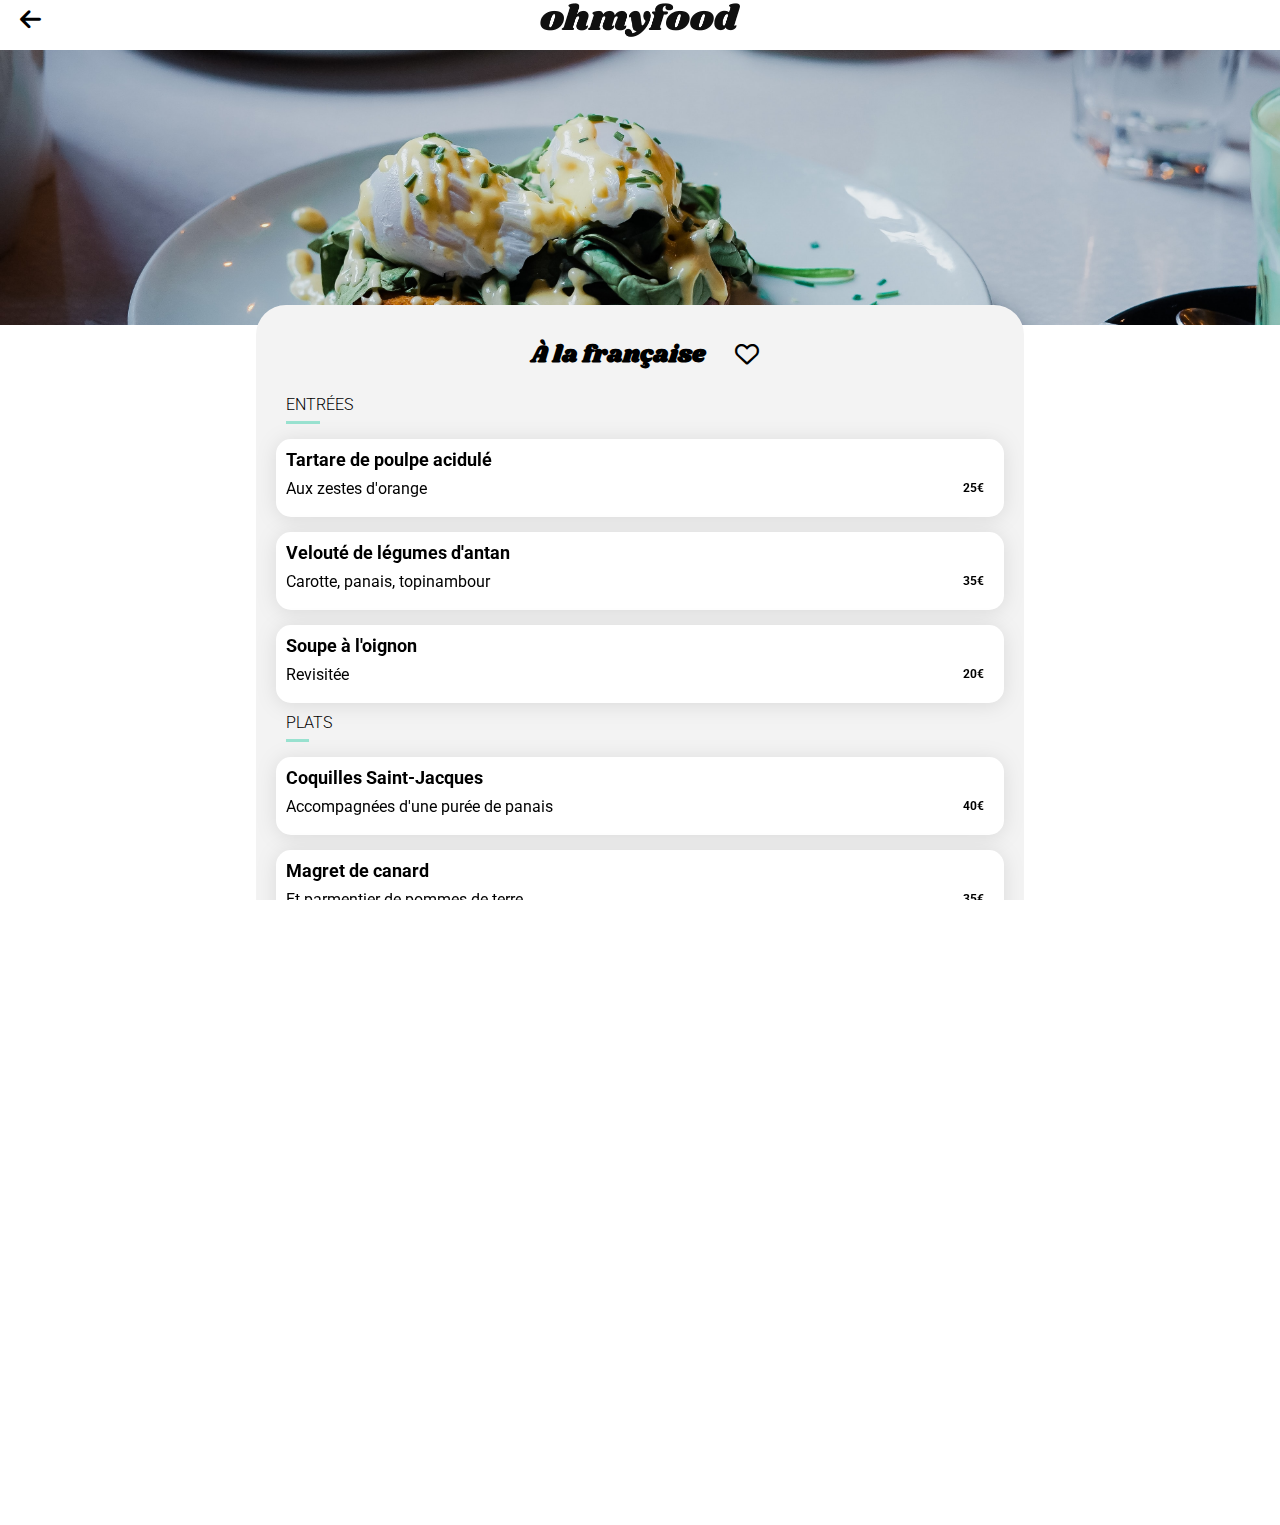
<file: menu-a-la-française.html>
<!DOCTYPE html>
<html lang="fr">

<head>
    <meta charset="UTF-8">
    <meta name="viewport" content="width=device-width, initial-scale=1.0">
    <title>ohmyfood</title>
    <link rel="icon" href="#" type="image/png">
    <link rel="stylesheet" href="./sass/style.css">
    <link rel="stylesheet" href="https://cdnjs.cloudflare.com/ajax/libs/font-awesome/6.0.0-beta3/css/all.min.css">
    <link href="https://fonts.googleapis.com/css2?family=Shrikhand&display=swap" rel="stylesheet">
    <link rel="stylesheet" href="https://fonts.googleapis.com/css2?family=Roboto:wght@400&display=swap">
</head>

<body class="restaurant-page">
    <header class="restaurant-page">
        <a href="index.html" id="back-to-menu"><i class="fa-solid fa-arrow-left"></i></a>
        <img src="images/logo/ohmyfood.png" alt="Logo de ohmyfood" class="logo restaurant-page">
    </header>
    <main>
        <section class="restaurants-restaurant">
            <img src="images/restaurants/toa-heftiba-DQKerTsQwi0-unsplash.jpg"
                alt="Image de la chambre d'hôtel montrant un lit">
        </section>
        <section class="menu">
            <div class="card-restaurants">
                <h2 class="card-title-restaurant">À la française</h2>
                <div class="heart-container-restaurant">
                    <input type="checkbox" class="heart-checkbox" id="heart-checkbox">
                    <label for="heart-checkbox">
                        <i class="fa-regular fa-heart"></i>
                    </label>
                </div>
            </div>
            <section class="Entrée">
                <div class="Entrée-title">
                    Entrées
                </div>
                <article class="card-restaurant">
                    <input type="checkbox" id="check1" class="card-checkbox">
                    <h3 class="card-title">Tartare de poulpe acidulé</h3>
                    <p class="card-subtitle">Aux zestes d'orange</p>
                    <p class="price">25<span class="euro">€</span></p>
                    <div class="checkmark-container">
                        <i class="fa-solid fa-check"></i>
                    </div>
                </article>             
                <article class="card-restaurant">
                    <input type="checkbox" id="check2" class="card-checkbox">
                    <h3 class="card-title">Velouté de légumes d'antan</h3>
                    <p class="card-subtitle">Carotte, panais, topinambour</p>
                    <p class="price">35<span class="euro">€</span></p>
                    <div class="checkmark-container">
                        <i class="fa-solid fa-check"></i>
                    </div>
                </article>
                <article class="card-restaurant">
                    <input type="checkbox" id="check3" class="card-checkbox">
                    <h3 class="card-title">Soupe à l'oignon</h3>
                    <p class="card-subtitle">Revisitée</p>
                    <p class="price">20<span class="euro">€</span></p>
                    <div class="checkmark-container">
                        <i class="fa-solid fa-check"></i>
                    </div>
                </article>                
            </section>
            <section class="Plats">
                <div class="Plats-title">
                    Plats
                </div>
                <article class="card-restaurant">
                    <input type="checkbox" id="check4" class="card-checkbox">
                    <h3 class="card-title">Coquilles Saint-Jacques</h3>
                    <p class="card-subtitle">Accompagnées d'une purée de panais</p>
                    <p class="price">40<span class="euro">€</span></p>
                    <div class="checkmark-container">
                        <i class="fa-solid fa-check"></i>
                    </div>
                </article>
                <article class="card-restaurant">
                    <input type="checkbox" id="check5" class="card-checkbox">
                    <h3 class="card-title">Magret de canard</h3>
                    <p class="card-subtitle">Et parmentier de pommes de terre</p>
                    <p class="price">35<span class="euro">€</span></p>
                    <div class="checkmark-container">
                        <i class="fa-solid fa-check"></i>
                    </div>
                </article>
                
                <article class="card-restaurant">
                    <input type="checkbox" id="check6" class="card-checkbox">
                    <h3 class="card-title">Pigeonneau d’Ille-et-Vilaine</h3>
                    <p class="card-subtitle">Sur son lit de gnocchis aux légumes</p>
                    <p class="price">44<span class="euro">€</span></p>
                    <div class="checkmark-container">
                        <i class="fa-solid fa-check"></i>
                    </div>
                </article>                
            </section>
            <section class="Desserts">
                <div class="Desserts-title">
                    Desserts
                </div>
                <article class="card-restaurant">
                    <input type="checkbox" id="check7" class="card-checkbox">
                    <h3 class="card-title">Pétales de violettes glacés</h3>
                    <p class="card-subtitle">Et purée de noisettes</p>
                    <p class="price">18<span class="euro">€</span></p>
                    <div class="checkmark-container">
                        <i class="fa-solid fa-check"></i>
                    </div>
                </article>
                <article class="card-restaurant">
                    <input type="checkbox" id="check8" class="card-checkbox">
                    <h3 class="card-title">Fondant au chocolat</h3>
                    <p class="card-subtitle">Revisité</p>
                    <p class="price">22<span class="euro">€</span></p>
                    <div class="checkmark-container">
                        <i class="fa-solid fa-check"></i>
                    </div>
                </article>                
                <article class="card-restaurant">
                    <input type="checkbox" id="check9" class="card-checkbox">
                    <h3 class="card-title">Millefeuille croustillant</h3>
                    <p class="card-subtitle">Myrtilles et pâte d’amande</p>
                    <p class="price">23<span class="euro">€</span></p>
                    <div class="checkmark-container">
                        <i class="fa-solid fa-check"></i>
                    </div>
                </article>                
            </section>
        </section>
        <div class="button-wrapper-restaurant">
            <button class="violet-button-restaurant">
                Commander
            </button>
        </div>
    </main>
    <footer>
        <nav class="search-footer">
            <ul class="ohmyfood-footer">
                <li class="omyfoodtitre">
                    Ohmyfood
                </li>
                <li><a href="#"><i class="fa-solid fa-utensils"></i> Proposer un restaurant</a></li>
                <li><a href="#"><i class="fa-solid fa-handshake-angle"></i> Devenir partenaire</a></li>
                <li><a href="#">Mentions légales</a></li>
                <li><a href="mailto:someone@example.com">Contact</a></li>
            </ul>
        </nav>
    </footer>
</body>

</html>
</file>
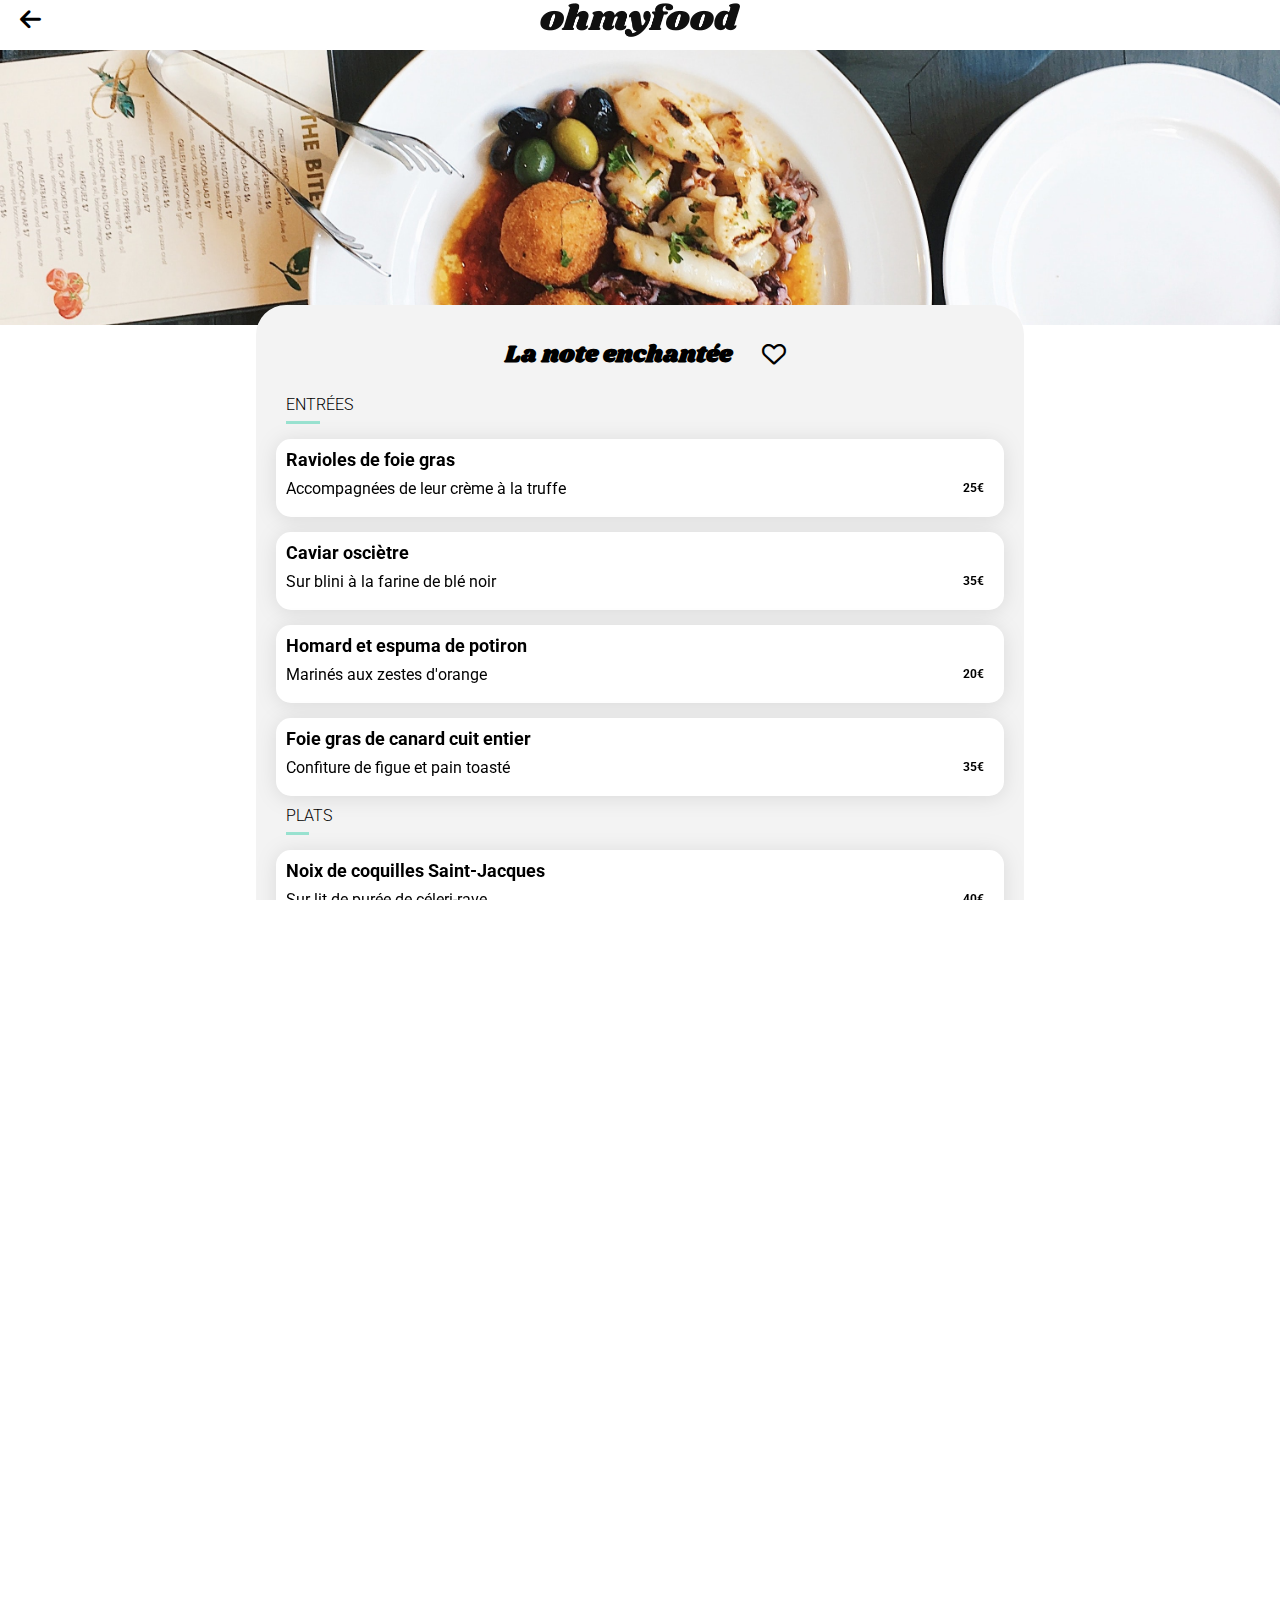
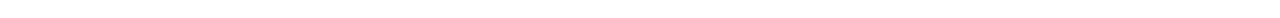
<file: menu-la-note-enchantée.html>
<!DOCTYPE html>
<html lang="fr">

<head>
    <meta charset="UTF-8">
    <meta name="viewport" content="width=device-width, initial-scale=1.0">
    <title>ohmyfood</title>
    <link rel="icon" href="#" type="image/png">
    <link rel="stylesheet" href="./sass/style.css">
    <link rel="stylesheet" href="https://cdnjs.cloudflare.com/ajax/libs/font-awesome/6.0.0-beta3/css/all.min.css">
    <link href="https://fonts.googleapis.com/css2?family=Shrikhand&display=swap" rel="stylesheet">
    <link rel="stylesheet" href="https://fonts.googleapis.com/css2?family=Roboto:wght@400&display=swap">
</head>

<body class="restaurant-page">
    <header class="restaurant-page">
        <a href="index.html" id="back-to-menu"><i class="fa-solid fa-arrow-left"></i></a>
        <img src="images/logo/ohmyfood.png" alt="Logo de ohmyfood" class="logo restaurant-page">
    </header>
    <main>
    <section class="restaurants-restaurant">
        <img src="images/restaurants/stil-u2Lp8tXIcjw-unsplash.jpg" alt="Image de la chambre d'hôtel montrant un lit">
    </section>
    <section class="menu">
        <div class="card-restaurants">
            <h2 class="card-title-restaurant"> La note enchantée</h2>
            <div class="heart-container-restaurant">
                <input type="checkbox" class="heart-checkbox" id="heart-checkbox">
                <label for="heart-checkbox">
                    <i class="fa-regular fa-heart"></i>
                </label>
            </div>
        </div>
            <section class="Entrée">
                <div class="Entrée-title">
                    Entrées
                </div>
                <article class="card-restaurant">
                    <input type="checkbox" id="check1" class="card-checkbox">
                    <h3 class="card-title">Ravioles de foie gras</h3>
                    <p class="card-subtitle">Accompagnées de leur crème à la truffe</p>
                    <p class="price">25<span class="euro">€</span></p>
                    <div class="checkmark-container">
                        <i class="fa-solid fa-check"></i>
                    </div>
                </article>
                <article class="card-restaurant">
                    <input type="checkbox" id="check2" class="card-checkbox">
                    <h3 class="card-title">Caviar osciètre</h3>
                    <p class="card-subtitle">Sur blini à la farine de blé noir</p>
                    <p class="price">35<span class="euro">€</span></p>
                    <div class="checkmark-container">
                        <i class="fa-solid fa-check"></i>
                    </div>
                </article>
                <article class="card-restaurant">
                    <input type="checkbox" id="check3" class="card-checkbox">
                    <label for="check3" class="checkmark-container">
                        <i class="fa-solid fa-check"></i>
                    </label>
                    <h3 class="card-title">Homard et espuma de potiron</h3>
                    <p class="card-subtitle">Marinés aux zestes d'orange</p>
                    <p class="price">20<span class="euro">€</span></p>
                </article>
                <article class="card-restaurant">
                    <input type="checkbox" id="check4" class="card-checkbox" aria-label="Foie gras de canard cuit entier, Confiture de figue et pain toasté, 35€">
                    <label for="check4" class="checkmark-container">
                        <i class="fa-solid fa-check"></i>
                    </label>
                    <h3 class="card-title">Foie gras de canard cuit entier</h3>
                    <p class="card-subtitle">Confiture de figue et pain toasté</p>
                    <p class="price">35<span class="euro">€</span></p>
                </article>                
            </section>
            <section class="Plats">
                <div class="Plats-title">
                    Plats
                </div>
                <article class="card-restaurant">
                    <input type="checkbox" id="check5" class="card-checkbox">
                    <label for="check5" class="checkmark-container">
                        <i class="fa-solid fa-check"></i>
                    </label>
                    <h3 class="card-title">Noix de coquilles Saint-Jacques</h3>
                    <p class="card-subtitle">Sur lit de purée de céleri-rave</p>
                    <p class="price">40<span class="euro">€</span></p>
                </article>                
                <article class="card-restaurant">
                    <input type="checkbox" id="check6" class="card-checkbox">
                    <label for="check6" class="checkmark-container">
                        <i class="fa-solid fa-check"></i>
                    </label>
                    <h3 class="card-title">Langoustine poêlée</h3>
                    <p class="card-subtitle">Purée de patate douce</p>
                    <p class="price">35<span class="euro">€</span></p>
                </article>                
                <article class="card-restaurant">
                    <input type="checkbox" id="check7" class="card-checkbox">
                    <label for="check7" class="checkmark-container">
                        <i class="fa-solid fa-check"></i>
                    </label>
                    <h3 class="card-title">Mijoté de queue de bœuf</h3>
                    <p class="card-subtitle">Et riz sauvage aux zestes de citron</p>
                    <p class="price">44<span class="euro">€</span></p>
                </article>                
            </section>
            <section class="Desserts">
                <div class="Desserts-title">
                    Desserts
                </div>
                <article class="card-restaurant">
                    <input type="checkbox" id="check8" class="card-checkbox">
                    <label for="check8" class="checkmark-container">
                        <i class="fa-solid fa-check"></i>
                    </label>
                    <h3 class="card-title">Macaron noisette et chocolat</h3>
                    <p class="card-subtitle">Glace au caramel brun et sel de Guérande</p>
                    <p class="price">18<span class="euro">€</span></p>
                </article>
                <article class="card-restaurant">
                    <input type="checkbox" id="check9" class="card-checkbox">
                    <label for="check9" class="checkmark-container">
                        <i class="fa-solid fa-check"></i>
                    </label>
                    <h3 class="card-title">Baba au rhum revisité</h3>
                    <p class="card-subtitle">Avec son coulis de citron</p>
                    <p class="price">22<span class="euro">€</span></p>
                </article>                
                <article class="card-restaurant">
                    <input type="checkbox" id="check10" class="card-checkbox">
                    <label for="check10" class="checkmark-container">
                        <i class="fa-solid fa-check"></i>
                    </label>
                    <h3 class="card-title">Tarte au citron meringuée</h3>
                    <p class="card-subtitle">Déstructurée</p>
                    <p class="price">23<span class="euro">€</span></p>
                </article>                
            </section>
        </section>
        </main>
    <div class="button-wrapper-restaurant">
        <button class=violet-button-restaurant>
            Commander
        </button>
    </div>
    <footer>
        <nav class="search-footer">
            <ul class="ohmyfood-footer">
                <li class="omyfoodtitre">
                    Ohmyfood
                </li>
                <li><a href="#"><i class="fa-solid fa-utensils"></i> Proposer un restaurant</a></li>
                <li><a href="#"><i class="fa-solid fa-handshake-angle"></i> Devenir partenaire</a></li>
                <li><a href="#">Mentions légales</a></li>
                <li><a href="mailto:someone@example.com">Contact</a></li>
            </ul>
        </nav>
    </footer>
</body>

</html>
</file>
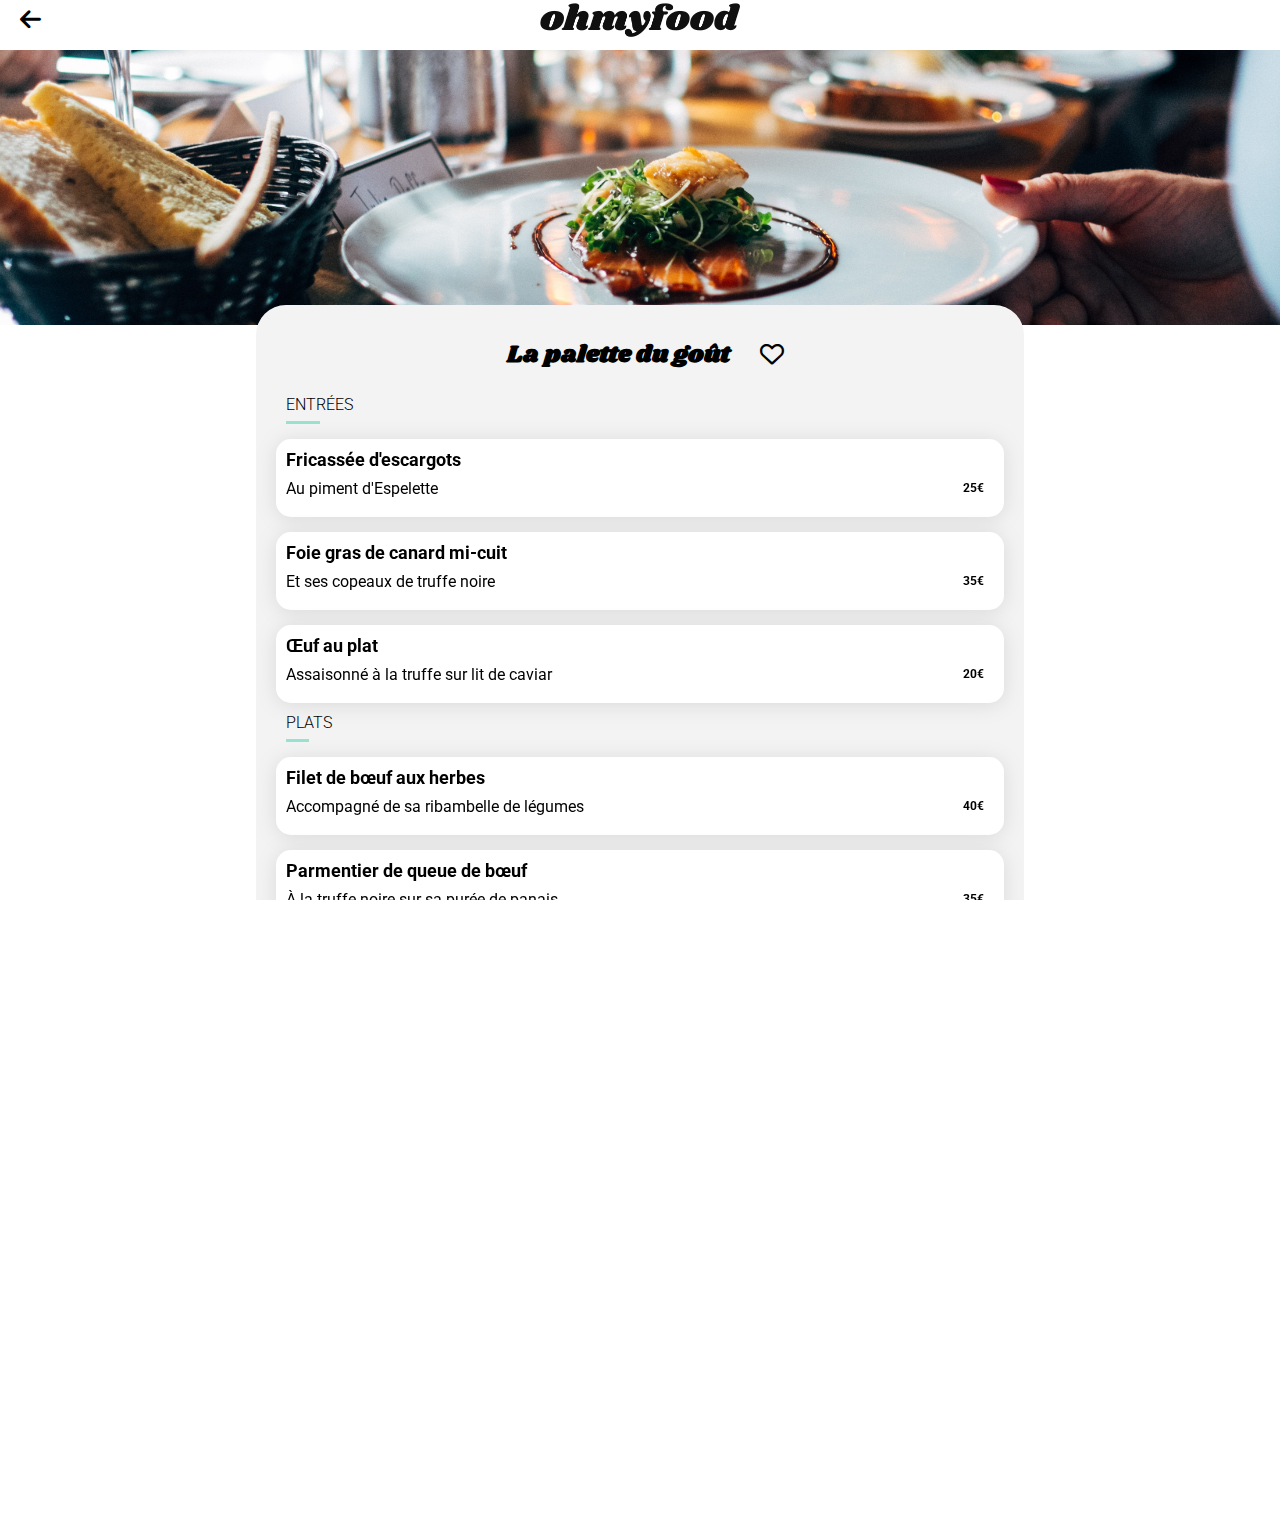
<file: menu-la-palette-du-gout.html>
<!DOCTYPE html>
<html lang="fr">

<head>
    <meta charset="UTF-8">
    <meta name="viewport" content="width=device-width, initial-scale=1.0">
    <title>ohmyfood</title>
    <link rel="icon" href="#" type="image/png">
    <link rel="stylesheet" href="./sass/style.css">
    <link rel="stylesheet" href="https://cdnjs.cloudflare.com/ajax/libs/font-awesome/6.0.0-beta3/css/all.min.css">
    <link href="https://fonts.googleapis.com/css2?family=Shrikhand&display=swap" rel="stylesheet">
    <link rel="stylesheet" href="https://fonts.googleapis.com/css2?family=Roboto:wght@400&display=swap">
</head>

<body class="restaurant-page">
    <header class="restaurant-page">
        <a href="index.html" id="back-to-menu"><i class="fa-solid fa-arrow-left"></i></a>
        <img src="images/logo/ohmyfood.png" alt="Logo de ohmyfood" class="logo restaurant-page">
    </header>
    <main>
        <section class="restaurants-restaurant">
            <img src="images/restaurants/jay-wennington-N_Y88TWmGwA-unsplash.jpg"
                alt="Image de la chambre d'hôtel montrant un lit">
        </section>
        <section class="menu">
            <div class="card-restaurants">
                <h2 class="card-title-restaurant">La palette du goût</h2>
                <div class="heart-container-restaurant">
                    <input type="checkbox" class="heart-checkbox" id="heart-checkbox">
                    <label for="heart-checkbox">
                        <i class="fa-regular fa-heart"></i>
                    </label>
                </div>
            </div>
            <section class="Entrée">
                <div class="Entrée-title">
                    Entrées
                </div>
                <article class="card-restaurant">
                    <input type="checkbox" id="check1" class="card-checkbox">
                    <h3 class="card-title">Fricassée d'escargots</h3>
                    <p class="card-subtitle">Au piment d'Espelette</p>
                    <p class="price">25<span class="euro">€</span></p>
                    <div class="checkmark-container">
                        <i class="fa-solid fa-check"></i>
                    </div>
                </article>
                <article class="card-restaurant">
                    <input type="checkbox" id="check2" class="card-checkbox">
                    <h3 class="card-title">Foie gras de canard mi-cuit</h3>
                    <p class="card-subtitle">Et ses copeaux de truffe noire</p>
                    <p class="price">35<span class="euro">€</span></p>
                    <div class="checkmark-container">
                        <i class="fa-solid fa-check"></i>
                    </div>
                </article>                
                <article class="card-restaurant">
                    <input type="checkbox" id="check3" class="card-checkbox">
                    <h3 class="card-title">Œuf au plat</h3>
                    <p class="card-subtitle">Assaisonné à la truffe sur lit de caviar</p>
                    <p class="price">20<span class="euro">€</span></p>
                    <div class="checkmark-container">
                        <i class="fa-solid fa-check"></i>
                    </div>
                </article>                
            </section>
            <section class="Plats">
                <div class="Plats-title">
                    Plats
                </div>
                <article class="card-restaurant">
                    <input type="checkbox" id="check4" class="card-checkbox">
                    <h3 class="card-title">Filet de bœuf aux herbes</h3>
                    <p class="card-subtitle">Accompagné de sa ribambelle de légumes</p>
                    <p class="price">40<span class="euro">€</span></p>
                    <div class="checkmark-container">
                        <i class="fa-solid fa-check"></i>
                    </div>
                </article>                
                <article class="card-restaurant">
                    <input type="checkbox" id="check5" class="card-checkbox">
                    <h3 class="card-title">Parmentier de queue de bœuf</h3>
                    <p class="card-subtitle">À la truffe noire sur sa purée de panais</p>
                            <p class="price">35<span class="euro">€</span></p>
                    <div class="checkmark-container">
                        <i class="fa-solid fa-check"></i>
                    </div>
                </article>
                <article class="card-restaurant">
                    <input type="checkbox" id="check6" class="card-checkbox">
                    <h3 class="card-title">Filet de turbot</h3>
                    <p class="card-subtitle">Aux agrumes</p>
                    <p class="price">44<span class="euro">€</span></p>
                    <div class="checkmark-container">
                        <i class="fa-solid fa-check"></i>
                    </div>
                </article>                
            </section>
            <section class="Desserts">
                <div class="Desserts-title">
                    Desserts
                </div>
                <article class="card-restaurant">
                    <input type="checkbox" id="check7" class="card-checkbox">
                    <h3 class="card-title">Paris-Brest</h3>
                    <p class="card-subtitle">Revisité</p>
                    <p class="price">18<span class="euro">€</span></p>
                    <div class="checkmark-container">
                        <i class="fa-solid fa-check"></i>
                    </div>
                </article>                
                <article class="card-restaurant">
                    <input type="checkbox" id="check8" class="card-checkbox">
                    <h3 class="card-title">Macaron au chocolat d'exception</h3>
                    <p class="card-subtitle">Et glace à la vanille de Madagascar</p>
                    <p class="price">22<span class="euro">€</span></p>
                    <div class="checkmark-container">
                        <i class="fa-solid fa-check"></i>
                    </div>
                </article>                
                <article class="card-restaurant">
                    <input type="checkbox" id="check9" class="card-checkbox">
                    <h3 class="card-title">Mousse au chocolat</h3>
                    <p class="card-subtitle">Au piment d'Espelette et à la truffe noire</p>
                    <p class="price">23<span class="euro">€</span></p>
                    <div class="checkmark-container">
                        <i class="fa-solid fa-check"></i>
                    </div>
                </article>                
            </section>
        </section>
        <div class="button-wrapper-restaurant">
            <button class=violet-button-restaurant>
                Commander
            </button>
        </div>
    </main>
    <footer>
        <nav class="search-footer">
            <ul class="ohmyfood-footer">
                <li class="omyfoodtitre">
                    Ohmyfood
                </li>
                <li><a href="#"><i class="fa-solid fa-utensils"></i> Proposer un restaurant</a></li>
                <li><a href="#"><i class="fa-solid fa-handshake-angle"></i> Devenir partenaire</a></li>
                <li><a href="#">Mentions légales</a></li>
                <li><a href="mailto:someone@example.com">Contact</a></li>
            </ul>
        </nav>
    </footer>
</body>

</html>
</file>
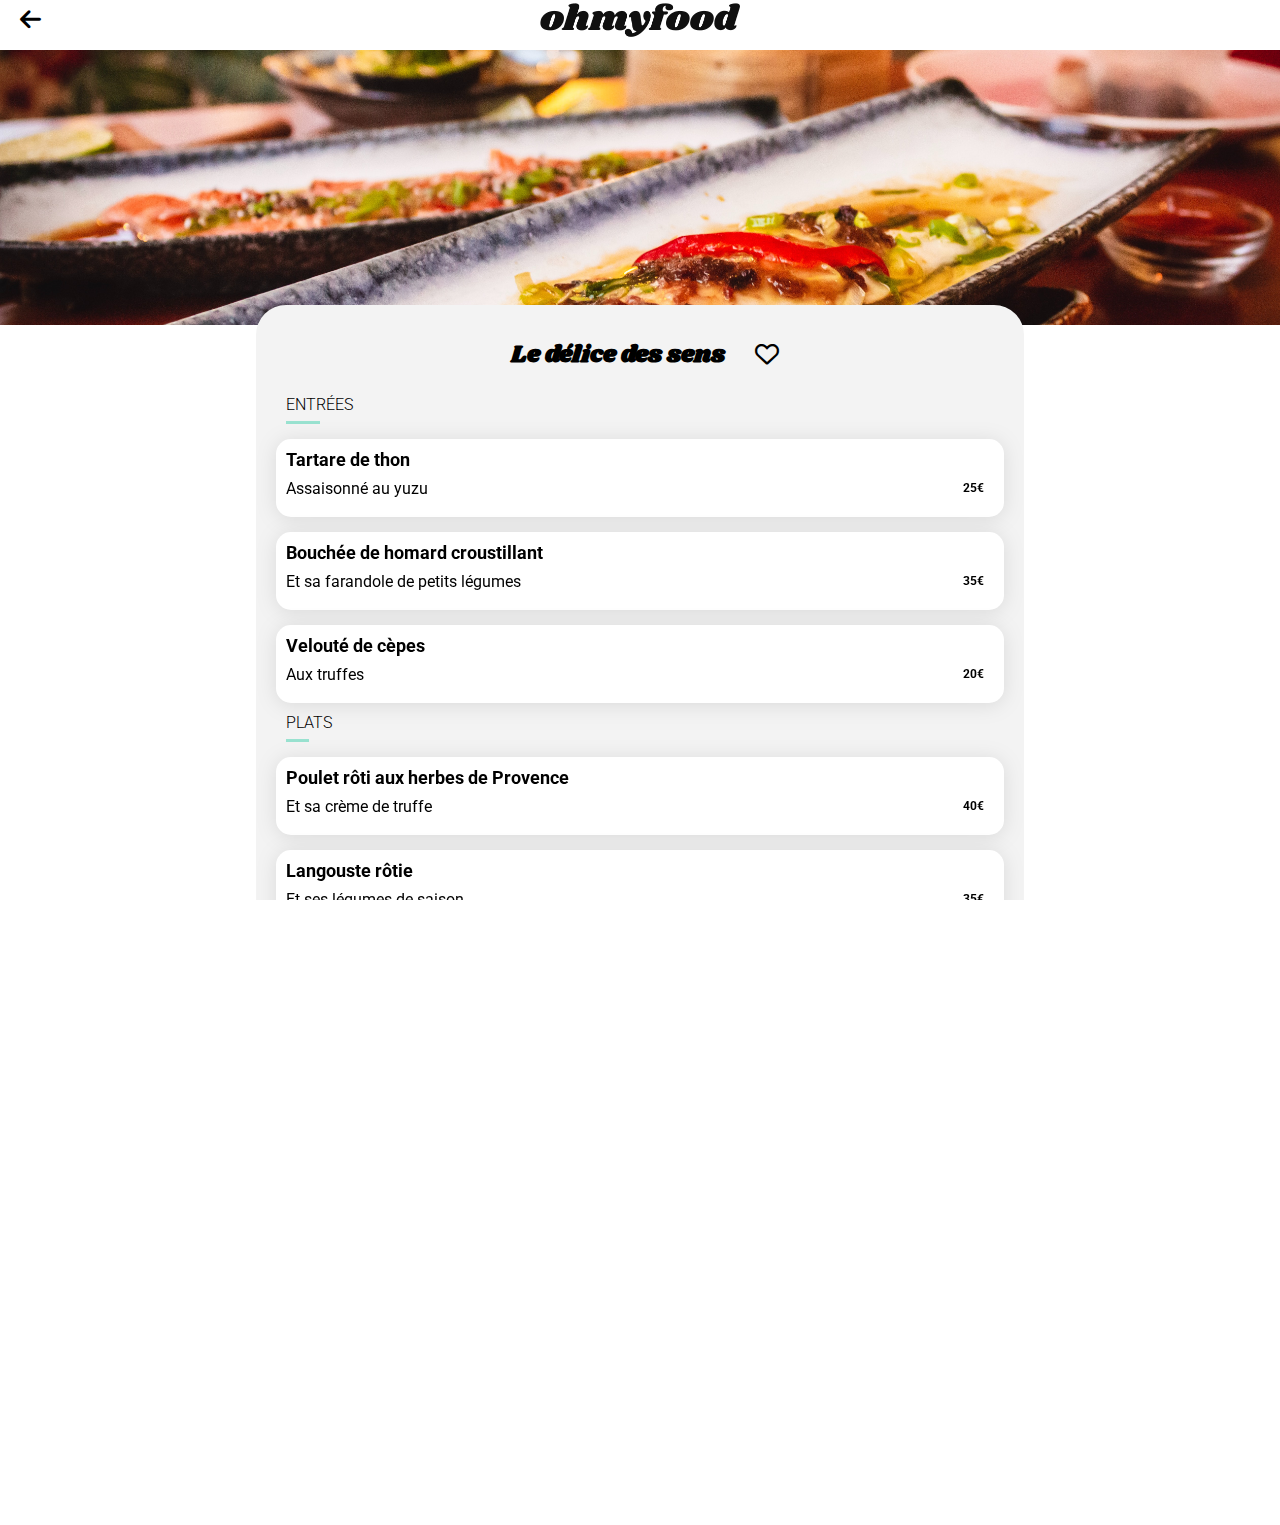
<file: menu-le-délice-des-sens.html>
<!DOCTYPE html>
<html lang="fr">

<head>
    <meta charset="UTF-8">
    <meta name="viewport" content="width=device-width, initial-scale=1.0">
    <title>ohmyfood</title>
    <link rel="icon" href="#" type="image/png">
    <link rel="stylesheet" href="./sass/style.css">
    <link rel="stylesheet" href="https://cdnjs.cloudflare.com/ajax/libs/font-awesome/6.0.0-beta3/css/all.min.css">
    <link href="https://fonts.googleapis.com/css2?family=Shrikhand&display=swap" rel="stylesheet">
    <link rel="stylesheet" href="https://fonts.googleapis.com/css2?family=Roboto:wght@400&display=swap">
</head>

<body class="restaurant-page">
    <header class="restaurant-page">
        <a href="index.html" id="back-to-menu"><i class="fa-solid fa-arrow-left"></i></a>
        <img src="images/logo/ohmyfood.png" alt="Logo de ohmyfood" class="logo restaurant-page">
    </header>
    <main>
        <section class="restaurants-restaurant">
            <img src="images/restaurants/louis-hansel-shotsoflouis-qNBGVyOCY8Q-unsplash.jpg"
                alt="Image de la chambre d'hôtel montrant un lit">
        </section>
        <section class="menu">
            <div class="card-restaurants">
                <h2 class="card-title-restaurant">Le délice des sens</h2>
                <div class="heart-container-restaurant">
                    <input type="checkbox" class="heart-checkbox" id="heart-checkbox">
                    <label for="heart-checkbox">
                        <i class="fa-regular fa-heart"></i>
                    </label>
                </div>
            </div>
            <section class="Entrée">
                <div class="Entrée-title">
                    Entrées
                </div>
                <article class="card-restaurant">
                    <input type="checkbox" id="check1" class="card-checkbox">
                    <label for="check1" class="checkmark-container">
                        <i class="fa-solid fa-check"></i>
                    </label>
                    <h3 class="card-title">Tartare de thon</h3>
                    <p class="card-subtitle">Assaisonné au yuzu</p>
                    <p class="price">25<span class="euro">€</span></p>
                </article>
                <article class="card-restaurant">
                    <input type="checkbox" id="check2" class="card-checkbox">
                    <label for="check2" class="checkmark-container">
                        <i class="fa-solid fa-check"></i>
                    </label>
                    <h3 class="card-title">Bouchée de homard croustillant</h3>
                    <p class="card-subtitle">Et sa farandole de petits légumes</p>
                    <p class="price">35<span class="euro">€</span></p>
                </article>
                <article class="card-restaurant">
                    <input type="checkbox" id="check3" class="card-checkbox">
                    <label for="check3" class="checkmark-container">
                        <i class="fa-solid fa-check"></i>
                    </label>
                    <h3 class="card-title">Velouté de cèpes</h3>
                    <p class="card-subtitle">Aux truffes</p>
                    <p class="price">20<span class="euro">€</span></p>
                </article>                
            </section>
            <section class="Plats">
                <div class="Plats-title">
                    Plats
                </div>
                <article class="card-restaurant">
                    <input type="checkbox" id="check4" class="card-checkbox">
                    <label for="check4" class="checkmark-container">
                        <i class="fa-solid fa-check"></i>
                    </label>
                    <h3 class="card-title">Poulet rôti aux herbes de Provence</h3>
                    <p class="card-subtitle">Et sa crème de truffe</p>
                    <p class="price">40<span class="euro">€</span></p>
                </article>                
                <article class="card-restaurant">
                    <input type="checkbox" id="check5" class="card-checkbox">
                    <label for="check5" class="checkmark-container">
                        <i class="fa-solid fa-check"></i>
                    </label>
                    <h3 class="card-title">Langouste rôtie</h3>
                    <p class="card-subtitle">Et ses légumes de saison</p>
                    <p class="price">35<span class="euro">€</span></p>
                </article>
                <article class="card-restaurant">
                    <input type="checkbox" id="check6" class="card-checkbox">
                    <label for="check6" class="checkmark-container">
                        <i class="fa-solid fa-check"></i>
                    </label>
                    <h3 class="card-title">Côte de bœuf Angus</h3>
                    <p class="card-subtitle">Et sa purée de panais</p>
                    <p class="price">44<span class="euro">€</span></p>
                </article>                
            </section>
            <section class="Desserts">
                <div class="Desserts-title">
                    Desserts
                </div>
                <article class="card-restaurant">
                    <input type="checkbox" id="check7" class="card-checkbox">
                    <label for="check7" class="checkmark-container">
                        <i class="fa-solid fa-check"></i>
                    </label>
                    <h3 class="card-title">Farandole de desserts</h3>
                    <p class="card-subtitle">Du chef</p>
                    <p class="price">18<span class="euro">€</span></p>
                </article>
                <article class="card-restaurant">
                    <input type="checkbox" id="check8" class="card-checkbox">
                    <label for="check8" class="checkmark-container">
                        <i class="fa-solid fa-check"></i>
                    </label>
                    <h3 class="card-title">Crème brûlée</h3>
                    <p class="card-subtitle">Revisitée</p>
                    <p class="price">22<span class="euro">€</span></p>
                </article>
                <article class="card-restaurant">
                    <input type="checkbox" id="check9" class="card-checkbox">
                    <label for="check9" class="checkmark-container">
                        <i class="fa-solid fa-check"></i>
                    </label>
                    <h3 class="card-title">Tiramisu</h3>
                    <p class="card-subtitle">À la noisette</p>
                    <p class="price">23<span class="euro">€</span></p>
                </article>                
            </section>
        </section>
        <div class="button-wrapper-restaurant">
            <button class=violet-button-restaurant>
                Commander
            </button>
        </div>
    </main>
    <footer>
        <nav class="search-footer">
            <ul class="ohmyfood-footer">
                <li class="omyfoodtitre">
                    Ohmyfood
                </li>
                <li><a href="#"><i class="fa-solid fa-utensils"></i> Proposer un restaurant</a></li>
                <li><a href="#"><i class="fa-solid fa-handshake-angle"></i> Devenir partenaire</a></li>
                <li><a href="#">Mentions légales</a></li>
                <li><a href="mailto:someone@example.com">Contact</a></li>
            </ul>
        </nav>
    </footer>
</body>

</html>
</file>
<file: sass/style.css>
@charset "UTF-8";
@keyframes grow-shrink-loader {
  0%, 100% {
    transform: scale(1);
  }
  50% {
    transform: scale(3);
  }
}
@keyframes hide-loader {
  0% {
    opacity: 1;
    visibility: visible;
  }
  100% {
    opacity: 0;
    visibility: hidden;
  }
}
@keyframes show-content {
  0% {
    opacity: 0;
    visibility: hidden;
  }
  100% {
    opacity: 1;
    visibility: visible;
  }
}
@keyframes fillHeartHover {
  0% {
    color: transparent;
    transform: scale(0.5);
  }
  50% {
    color: transparent;
    transform: scale(1.5);
  }
  100% {
    color: transparent;
    transform: scale(1);
  }
}
@keyframes fadeInUp {
  0% {
    opacity: 0;
    transform: translateY(20px);
  }
  100% {
    opacity: 1;
    transform: translateY(0);
  }
}
@keyframes showAndSlide {
  0% {
    right: 60px;
    opacity: 0;
  }
  10% {
    opacity: 1;
  }
  30% {
    opacity: 1;
  }
  100% {
    right: 10px;
  }
}
.violet-button-restaurant {
  background: linear-gradient(180deg, #FF79DA 0%, #9356DC 100%);
  color: white;
  padding: 5px 50px;
  border: none;
  border-radius: 30px;
  cursor: pointer;
  box-shadow: none;
  font-size: 16px;
  margin-bottom: 30px;
  width: 50%;
  height: 55px;
}

.violet-button-restaurant:hover {
  box-shadow: 0 4px 12px rgba(0, 0, 0, 0.6);
  filter: brightness(1.2);
}

.button-wrapper-restaurant {
  width: 100%;
  display: flex;
  justify-content: center;
  margin-top: 20px;
}

.content {
  opacity: 0;
  visibility: hidden;
  text-align: center;
  margin-top: 10px;
  animation: show-content 4s forwards;
  animation-delay: 3s;
}

footer {
  display: flex;
  flex-direction: column;
  align-items: center;
  width: 100%;
  margin: 0 auto;
  box-sizing: border-box;
}

.search-footer {
  display: flex;
  flex-direction: column;
  align-items: flex-start;
  background-color: #353535;
  color: white;
  width: 100%;
  padding: 20px;
  box-sizing: border-box;
}

.ohmyfood-footer {
  display: flex;
  flex-direction: column;
  padding-inline-start: 0;
  margin: 0;
  list-style-type: none;
  gap: 10px;
  align-items: flex-start;
}

.ohmyfood-footer li {
  font-weight: normal;
  font-size: 15px;
  list-style-type: none;
}

.ohmyfood-footer a {
  color: white;
  text-decoration: none;
}

.ohmyfood-footer a:hover {
  color: white;
}

.omyfoodtitre {
  font-family: "Shrikhand", cursive;
  font-weight: lighter;
  font-size: 25px;
  margin: 0;
  color: white;
  text-decoration: none;
}

@media (min-width: 1024px) {
  footer {
    display: flex;
    flex-direction: column;
    align-items: center;
    width: 100%;
    margin: 0 auto;
    box-sizing: border-box;
  }
  .search-footer {
    display: flex;
    flex-direction: row;
    align-items: center;
    background-color: #353535;
    color: white;
    width: 100%;
    padding: 20px;
    box-sizing: border-box;
    justify-content: flex-end;
    gap: 20px;
  }
  .omyfoodtitre {
    font-family: "Shrikhand", cursive;
    font-weight: lighter;
    font-size: 15px;
    margin: 0;
    order: 1;
  }
  .ohmyfood-footer {
    display: flex;
    flex-direction: row;
    padding-inline-start: 0px;
    margin: 0;
    list-style-type: none;
    text-align: right;
    gap: 20px;
    order: 2;
  }
  .ohmyfood-footer li {
    font-weight: normal;
    text-align: right;
    font-size: 15px;
    list-style-type: none;
  }
}
html,
body {
  overflow-x: hidden;
  margin: 0;
  padding: 0;
  width: 100%;
  height: 100%;
}

* {
  font-family: "Roboto", sans-serif;
  box-sizing: border-box;
}

body.restaurant-page {
  display: flex;
  flex-direction: column;
  justify-content: flex-start;
  width: 100%;
  overflow-x: hidden;
  margin: 0;
}

@media (min-width: 1024px) {
  body.restaurant-page {
    width: 100%;
    min-width: 767px;
  }
}
header {
  display: flex;
  align-items: center;
  justify-content: center;
}

header.restaurant-page {
  display: flex;
  justify-content: center;
  align-items: center;
  position: relative;
  width: 100%;
  max-width: 767px;
  padding: 30px 20px 10px;
  box-sizing: border-box;
}

.logo.restaurant-page {
  position: absolute;
  left: 50%;
  transform: translateX(-50%);
  width: 200px;
  z-index: 1;
  margin-bottom: 20px;
}

.logo {
  width: 200px;
  height: auto;
}

.logo-container {
  display: flex;
  align-items: center;
  justify-content: center;
  width: 100%;
  position: relative;
  margin-bottom: 5px;
}

.logo-container::after {
  content: "";
  position: absolute;
  bottom: -5px;
  left: 0;
  width: 100%;
  height: 5px;
  background-color: transparent;
  box-shadow: 0 4px 6px rgba(0, 0, 0, 0.2);
}

#back-to-menu {
  position: absolute;
  left: 20px;
  z-index: 1;
  top: 50%;
  transform: translateY(-50%);
  color: black;
  font-size: 24px;
}

@media (min-width: 1024px) {
  .logo-container::after {
    box-shadow: none;
  }
  header.restaurant-page {
    width: 100%;
    min-width: 767px;
    max-width: 1440px;
  }
}
.loader {
  position: fixed;
  left: 50%;
  top: 50%;
  transform: translate(-50%, -50%);
  z-index: 1000;
  animation: hide-loader 4s forwards;
}

.loader .logo-loader {
  width: 120px;
  animation: grow-shrink-loader 4s ease-in-out infinite;
}

main {
  display: flex;
  flex-direction: column;
  justify-content: center;
  align-items: center;
}

.icon-container-recher {
  display: flex;
  justify-content: center;
  align-items: center;
  background-color: #F3F3F3;
  width: 100%;
  height: 50px;
  box-shadow: 0 7px 5px rgba(0, 0, 0, 0.2);
  font-family: "Roboto";
}

.text-header {
  display: flex;
  flex-direction: column;
  text-align: center;
  justify-content: center;
  align-items: center;
  font-family: "Roboto", sans-serif;
  font-size: 14px;
  padding: 0px 40px;
  background-color: #f6f6f6;
  width: 100%;
  box-sizing: border-box;
}

.violet-button {
  background: linear-gradient(180deg, rgb(247, 160, 250) 0%, rgb(192, 96, 195) 53%, rgb(151, 71, 255) 100%);
  color: white;
  margin-top: 20px;
  padding: 5px 5px;
  border: none;
  border-radius: 40px;
  cursor: pointer;
  box-shadow: 0 4px 8px rgba(0, 0, 0, 0.2);
  font-size: 16px;
  width: 60%;
  height: 45px;
  white-space: nowrap;
  overflow: hidden;
  text-overflow: ellipsis;
  transition: background-color 0.1s ease, box-shadow 0.1s ease, transform 0.1s ease;
}
.violet-button:hover {
  box-shadow: 0 4px 12px rgba(0, 0, 0, 0.6);
  filter: brightness(1.2);
}

.white-button {
  display: flex;
  align-items: center;
  justify-content: center;
  background-color: #F3F3F3;
  color: black;
  border: none;
  text-align: center;
  box-sizing: border-box;
  cursor: pointer;
  font-weight: bold;
  padding: 25px 30px;
  border-radius: 10px;
  box-shadow: 0 4px 8px rgba(0, 0, 0, 0.2);
  font-size: 14px;
  gap: 10px;
  width: 100%;
  max-width: 767px;
  margin-bottom: 20px;
  transition: background-color 0.1s ease, box-shadow 0.1s ease, transform 0.1s ease;
}
.white-button:hover {
  background-color: #e0e0e0;
  box-shadow: 0 4px 12px rgba(0, 0, 0, 0.6);
  filter: brightness(1.2);
}
.white-button:hover .fa-mobile-screen-button,
.white-button:hover .fa-list-ul,
.white-button:hover .fa-store {
  color: rgb(151, 71, 255);
}
.white-button .fa-mobile-screen-button,
.white-button .fa-list-ul,
.white-button .fa-store {
  color: black;
  transition: color 0.1s ease;
}
.white-button .fa-mobile-screen-button:active, .white-button .fa-mobile-screen-button:focus,
.white-button .fa-list-ul:active,
.white-button .fa-list-ul:focus,
.white-button .fa-store:active,
.white-button .fa-store:focus {
  color: #6a0dad;
}

.operation {
  display: flex;
  justify-content: center;
  align-items: center;
  flex-direction: column;
  width: 80%;
  max-width: 767px;
  gap: 20px;
  margin: 0;
  padding: 0;
}

.Title-operation {
  display: flex;
  text-align: left;
  width: 100%;
  align-items: flex-start;
  max-width: 767px;
}

.Button-Operation {
  display: flex;
  flex-direction: column;
  width: 100%;
  max-width: 767px;
  gap: 20px;
}

.circle-and-button {
  position: relative;
  display: flex;
  justify-content: center;
  align-items: center;
  width: 100%;
}

.circle {
  display: flex;
  justify-content: center;
  align-items: center;
  position: absolute;
  font-weight: bold;
  color: white;
  background-color: rgb(151, 71, 255);
  z-index: 1;
  font-size: 14px;
  width: 30px;
  height: 30px;
  border-radius: 50%;
  transform: translateY(-70%);
  left: -15px;
  top: 45%;
}

.restaurants {
  display: flex;
  flex-direction: column;
  background-color: #f7f7f7;
  box-sizing: border-box;
  width: 100%;
  padding: 20px;
  max-width: 767px;
  margin: 20px auto;
}

.restaurants-title {
  text-align: center;
  margin: 20px 0;
  padding: 0;
  font-size: 24px;
}

.restaurants-cards {
  display: flex;
  flex-direction: column;
  justify-content: center;
  align-items: center;
  width: 90%;
  max-width: 767px;
  gap: 20px;
  margin: 0 auto;
}

.restaurants-cards .card {
  display: flex;
  flex-direction: column;
  align-items: center;
  width: 100%;
  background: white;
  border-radius: 10px;
  overflow: hidden;
  flex-grow: 1;
  position: relative;
}

.card-image-container {
  position: relative;
  width: 100%;
}

.restaurants-cards img {
  width: 100%;
  height: 200px;
  -o-object-fit: cover;
     object-fit: cover;
  border-top-left-radius: 10px;
  border-top-right-radius: 10px;
}

.card {
  display: block;
  text-decoration: none;
  color: inherit;
}

.card-image-container img {
  width: 100%;
  height: 200px;
  -o-object-fit: cover;
     object-fit: cover;
  border-top-left-radius: 10px;
  border-top-right-radius: 10px;
}

.new-tag {
  position: absolute;
  top: 10px;
  right: 10px;
  background-color: #99E2D0;
  color: #008766;
  padding: 10px 20px;
  border-radius: 5px;
  font-size: 18px;
  font-weight: bold;
  text-align: center;
  z-index: 1;
}

.card-content {
  padding: 10px;
  width: 100%;
  text-align: left;
  border-radius: 20px;
  box-sizing: border-box;
  display: flex;
  flex-direction: column;
  position: relative;
  color: black;
}

.card-txt {
  display: flex;
  flex-direction: column;
  align-items: flex-start;
  justify-content: space-between;
  width: 100%;
}

.card-title,
.card-subtitle {
  margin: 0;
  text-decoration: none;
  color: inherit;
}

.card-subtitle {
  font-size: 14px;
}

.heart-container {
  position: absolute;
  right: 10px;
  top: 50%;
  transform: translateY(-50%);
  cursor: pointer;
  font-size: 24px;
  color: black;
}

.fa-heart {
  color: black;
  transition: background 0.3s ease, transform 0.3s ease;
}
.fa-heart:hover {
  color: transparent;
  background: linear-gradient(180deg, rgb(151, 71, 255) 0%, rgb(192, 96, 195) 50%, rgb(247, 160, 250) 100%);
  background-clip: text;
  -webkit-background-clip: text;
  display: inline-block;
  font-weight: bold;
  transform: scale(1);
  animation: fillHeartHover 0.3s forwards ease-in-out;
}

@keyframes fillHeartHover {
  0% {
    color: transparent;
    transform: scale(0.5);
  }
  50% {
    color: transparent;
    transform: scale(1.5);
  }
  100% {
    color: transparent;
    transform: scale(1);
  }
}
.restaurants-restaurant {
  width: 100%;
  overflow: hidden;
}

.restaurants-restaurant img {
  width: 100%;
  height: 275px;
  position: relative;
  z-index: 0;
}

.menu {
  background-color: #F3F3F3;
  z-index: 1;
  position: relative;
  margin-top: -30px;
  padding: 20px;
  width: 100%;
  border-top-left-radius: 30px;
  border-top-right-radius: 30px;
  box-sizing: border-box;
}

.card-restaurants {
  display: flex;
  align-items: center;
  width: 100%;
  justify-content: left;
}

.card-title-restaurant {
  font-family: "Shrikhand", italic;
  font-size: 24px;
  margin: 0;
  line-height: 40px;
}

.heart-container-restaurant {
  display: inline-flex;
  align-items: center;
  cursor: pointer;
  font-size: 24px;
  margin-left: 20px;
}

.heart-checkbox {
  display: none;
}

.fa-heart {
  color: black;
  transition: background 0.3s ease, transform 0.3s ease;
}

.heart-container:hover .fa-heart {
  animation: fillHeartHover 0.3s forwards ease-in-out;
}

.Entrée-title,
.Plats-title,
.Desserts-title {
  font-family: "Roboto", serif;
  font-weight: 300;
  font-size: 16px;
  margin: 10px;
  position: relative;
  display: inline-block;
  text-transform: uppercase;
}

.Entrée-title::after,
.Plats-title::after,
.Desserts-title::after {
  content: "";
  position: absolute;
  bottom: -10px;
  left: 0;
  width: 50%;
  height: 3px;
  background-color: #99E2D0;
}

.card-restaurant {
  background-color: white;
  border-radius: 15px;
  filter: drop-shadow(0px 2px 10px rgba(0, 0, 0, 0.1));
  margin-top: 15px;
  width: 100%;
  box-sizing: border-box;
  display: grid;
  grid-template-columns: 1fr auto;
  grid-template-rows: auto auto;
  grid-template-areas: "content price" "content price";
  position: relative;
  overflow: hidden;
  animation: fadeInUp 4s ease-out;
  padding: 10px;
}

.card-content {
  grid-area: content;
  display: flex;
  flex-direction: column;
  gap: 4px;
  transition: margin-right 0.3s ease;
}

.card-title {
  margin: 0;
  font-size: 18px;
  white-space: nowrap;
  overflow: hidden;
  text-overflow: ellipsis;
  font-family: "Roboto", sans-serif;
}

.card-subtitle {
  margin: 0;
  font-size: 16px;
  white-space: nowrap;
  overflow: hidden;
  text-overflow: ellipsis;
  font-family: "Roboto", sans-serif;
}

.price {
  grid-area: price;
  font-weight: bold;
  font-size: 12px;
  text-align: right;
  padding-right: 10px;
  padding-top: 20px;
  white-space: nowrap;
  overflow: hidden;
  text-overflow: ellipsis;
  transition: padding-right 0.3s ease;
  font-family: "Roboto", sans-serif;
}

.euro {
  font-weight: bold;
}

.checkmark-container {
  position: absolute;
  top: 0;
  right: 0;
  background: #99e2d0;
  border-radius: 0 15px 15px 0;
  width: 50px;
  height: 100%;
  display: flex;
  justify-content: center;
  align-items: center;
  opacity: 0;
  transition: opacity 0.3s ease, width 0.3s ease;
  z-index: 1;
}

.checkmark-container i {
  color: #99e2d0;
  font-size: 14px;
  background: white;
  border-radius: 50%;
  padding: 3px;
}

.card-restaurant:hover .checkmark-container {
  opacity: 1;
  width: 65px;
}

.card-restaurant:hover .price {
  padding-right: 65px;
}

.card-checkbox {
  display: none;
}

@media (min-width: 1024px) {
  .icon-container-recher {
    box-shadow: none;
  }
  .Button-Operation {
    display: flex;
    flex-direction: row;
    justify-content: center;
    gap: 20px;
  }
  .violet-button {
    background: linear-gradient(150deg, rgb(247, 160, 250) 0%, rgb(192, 96, 195) 53%, rgb(151, 71, 255) 100%);
    color: white;
    padding: 5px 5px;
    border: none;
    border-radius: 40px;
    cursor: pointer;
    box-shadow: 0 4px 8px rgba(0, 0, 0, 0.2);
    font-size: 16px;
    height: 45px;
    width: 20%;
    transition: background-color 0.1s ease, box-shadow 0.1s ease, transform 0.1s ease;
  }
  .violet-button:hover {
    box-shadow: 0 4px 12px rgba(0, 0, 0, 0.6);
    filter: brightness(1.2);
  }
  .white-button {
    padding: 25px 30px;
    white-space: nowrap;
    border-radius: 10px;
    background-color: #F3F3F3;
    color: black;
    font-size: 16px;
    box-shadow: 0 4px 8px rgba(0, 0, 0, 0.2);
    transition: background-color 0.1s ease, box-shadow 0.1s ease, transform 0.1s ease;
  }
  .white-button:hover {
    background-color: #e0e0e0;
    box-shadow: 0 4px 12px rgba(0, 0, 0, 0.6);
    filter: brightness(1.2);
  }
  .white-button:hover .fa-mobile-screen-button,
  .white-button:hover .fa-list-ul,
  .white-button:hover .fa-store {
    color: rgb(151, 71, 255);
  }
  .restaurant {
    display: flex;
    justify-content: center;
    align-items: center;
    width: 100%;
    text-align: center;
    position: relative;
  }
  .restaurant::before {
    content: "";
    position: absolute;
    top: 0;
    left: 0;
    width: 100vw;
    height: calc(100% + 40px);
    background-color: #f7f7f7;
    z-index: -1;
    box-sizing: border-box;
    margin-left: calc(50% - 50vw);
  }
  .restaurants-title {
    text-align: center;
    margin: 0 auto;
    padding: 0;
    font-size: 24px;
    width: 100%;
  }
  .card-restaurants {
    display: flex;
    align-items: center;
    width: 100%;
    justify-content: center;
  }
  .restaurants-cards {
    display: grid;
    grid-template-columns: repeat(2, 1fr);
    gap: 20px;
    width: 100%;
    box-sizing: border-box;
    max-width: 900px;
  }
  .restaurants-restaurant {
    display: flex;
    justify-content: center;
    align-items: center;
    min-width: 767px;
    width: 100%;
    margin: 10px;
    overflow: hidden;
    padding: 0;
    position: relative;
  }
  .restaurants-restaurant img {
    width: 100%;
    height: 275px;
    -o-object-fit: cover;
       object-fit: cover;
    display: block;
  }
  .menu {
    width: 60%;
    margin: 0 auto;
    margin-top: -30px;
    padding: 20px;
    box-sizing: border-box;
    background-color: #F3F3F3;
    border-top-left-radius: 30px;
    border-top-right-radius: 30px;
    z-index: 1;
    position: relative;
  }
  .card-restaurants-restaurant {
    display: flex;
    align-items: center;
    justify-content: space-between;
    gap: 10px;
    width: 100%;
    max-width: 900px;
    margin: 0 auto;
  }
  .card-title-restaurant {
    font-size: 24px;
    margin: 10px;
    text-align: left;
  }
  .heart-container {
    display: inline-flex;
    align-items: center;
    cursor: pointer;
    font-size: 24px;
    margin-left: 20px;
  }
  .fa-heart {
    transition: background 0.3s ease, transform 0.3s ease;
  }
  .heart-checkbox {
    display: none;
  }
}
@media (max-width: 767px) {
  .Title-operation {
    text-align: left;
  }
  .restaurants-title {
    text-align: left;
  }
}/*# sourceMappingURL=style.css.map */
</file>
